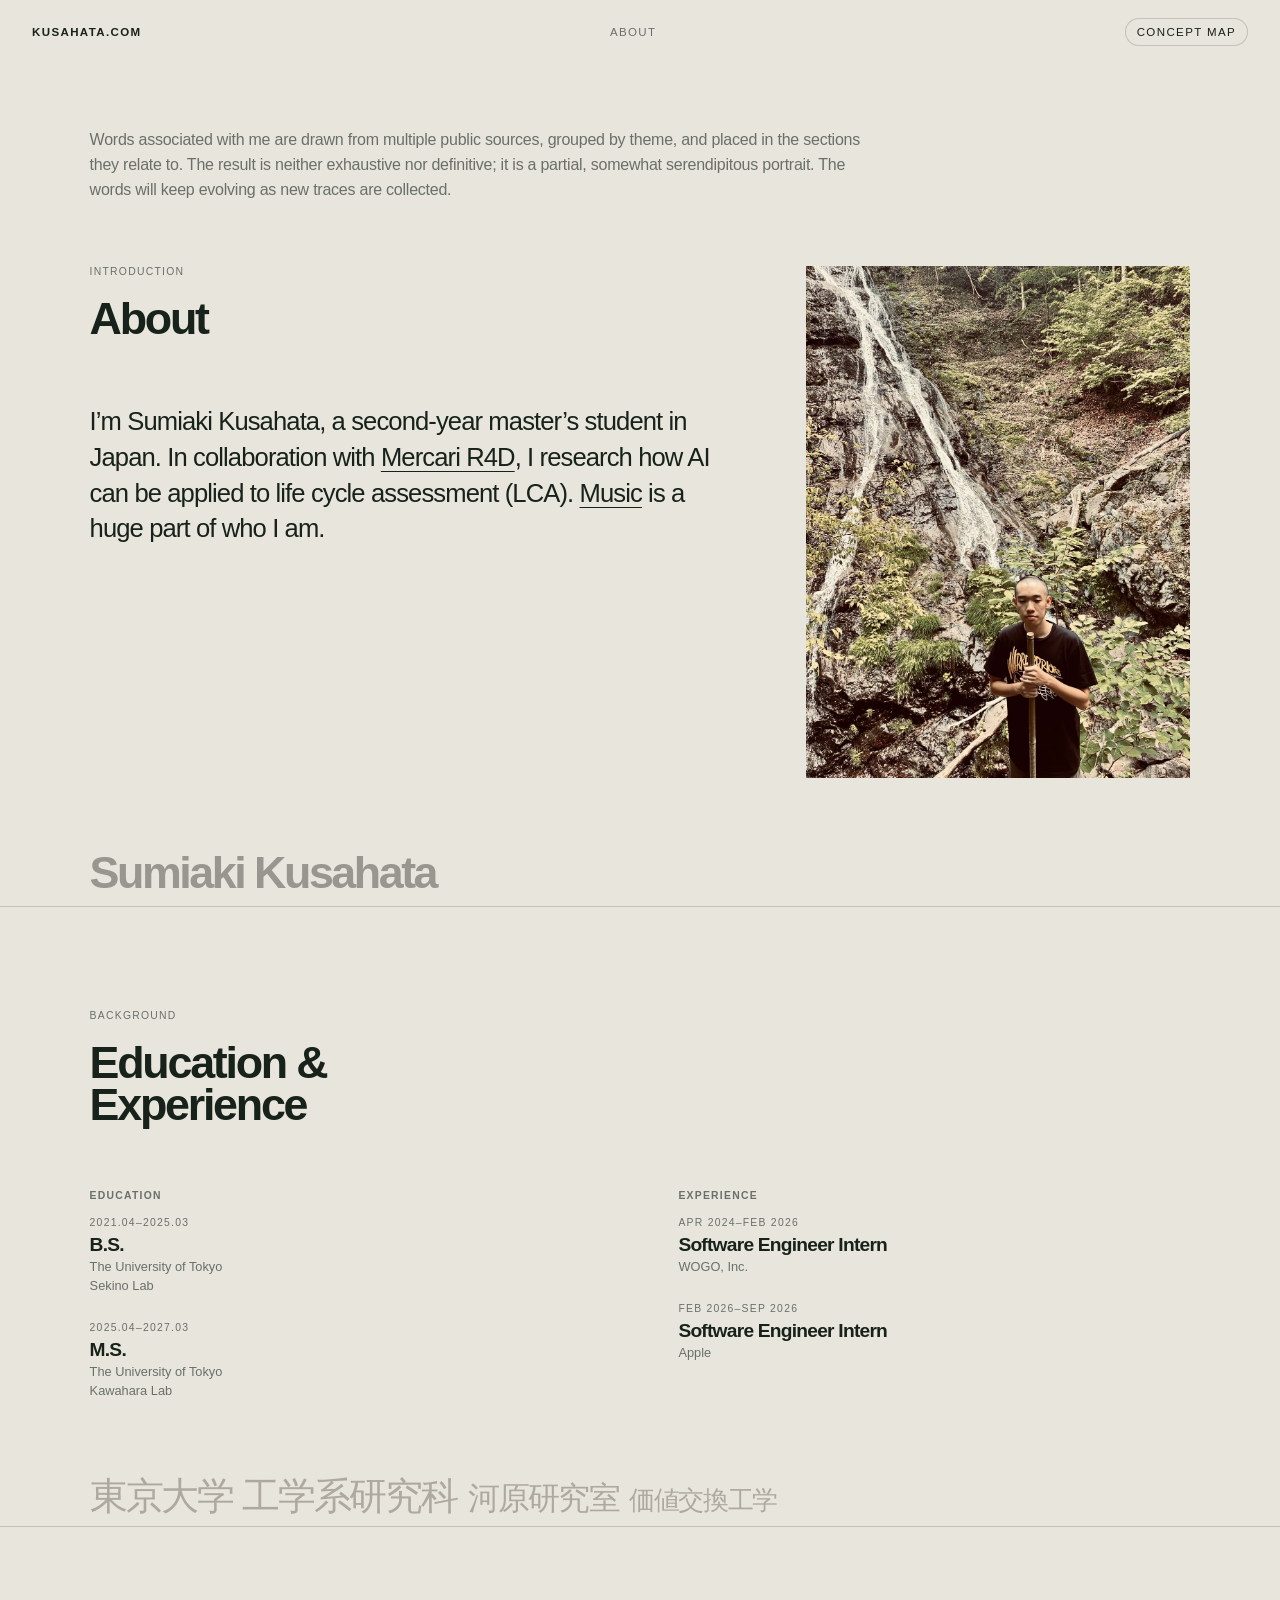
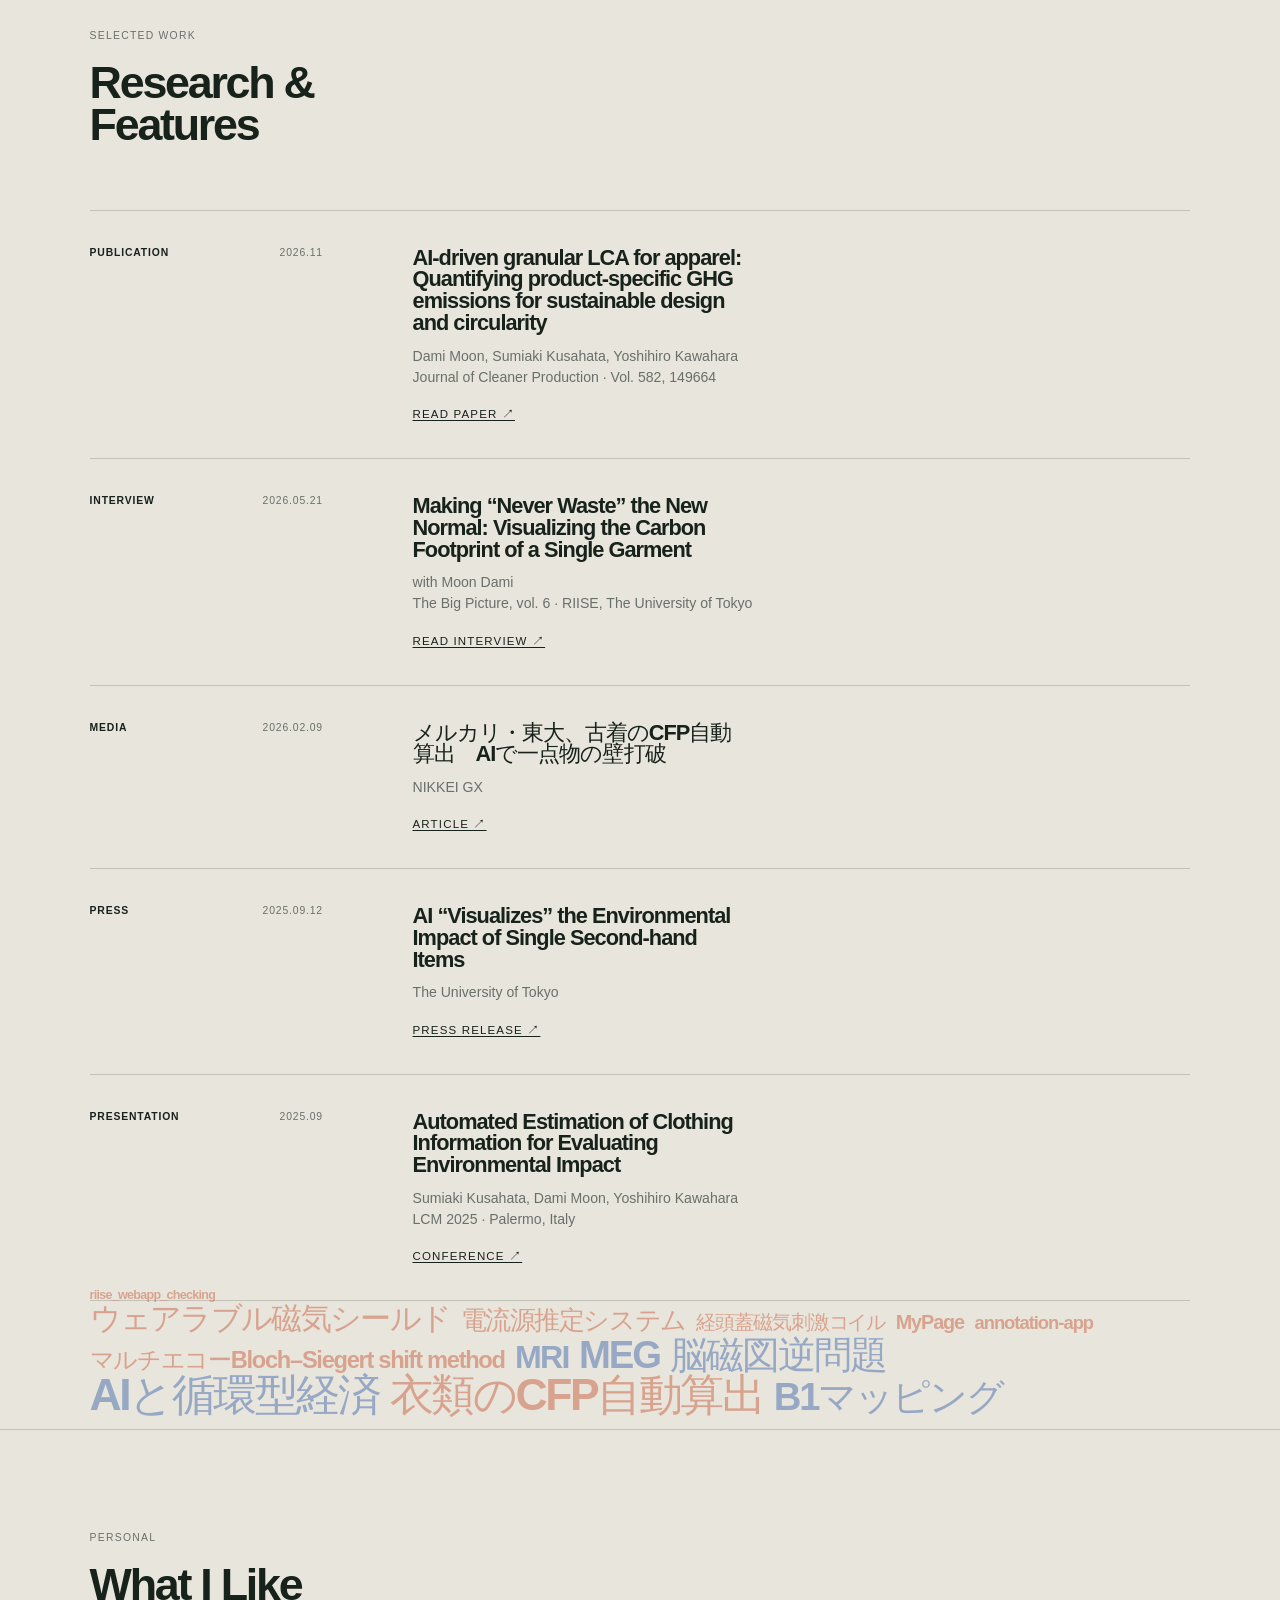
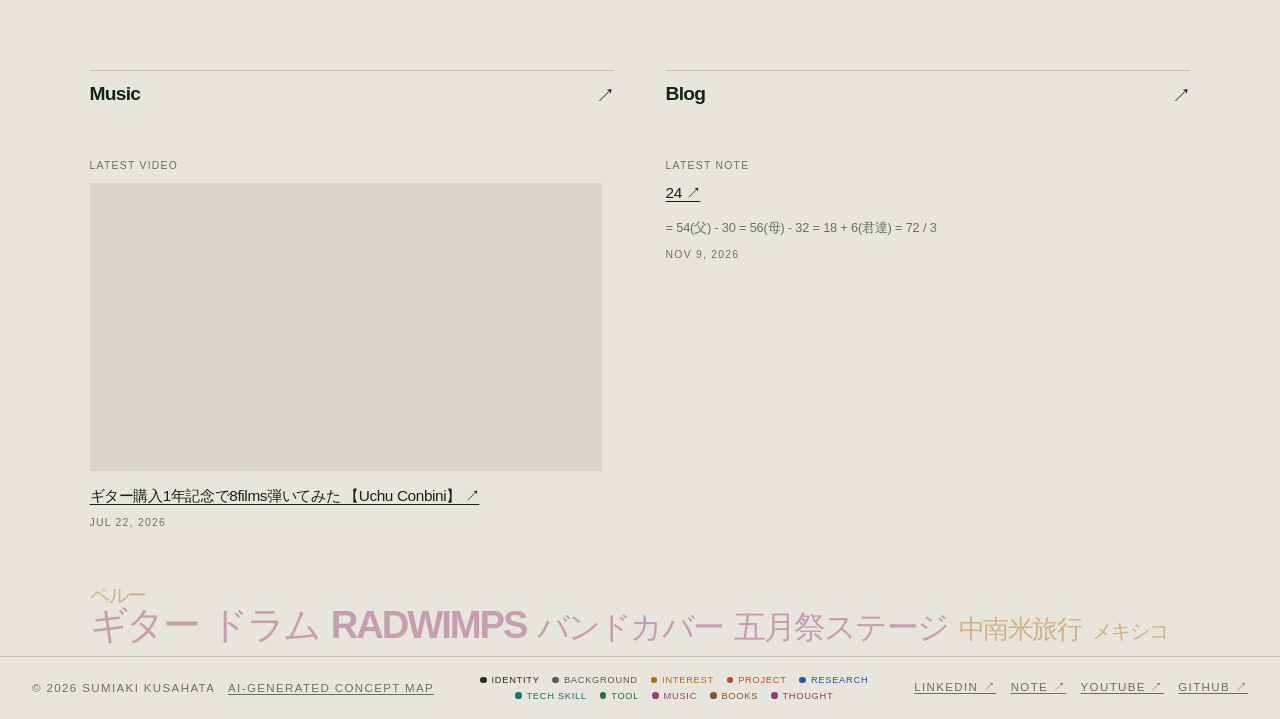
<file: index.html>
<!doctype html>
<html lang="ja">
  <head>
    <meta charset="utf-8">
    <meta name="viewport" content="width=device-width, initial-scale=1">
    <meta
      name="description"
      content="Sumiaki Kusahataのプロフィール、経歴、研究、関心を紹介するポートフォリオ。"
    >
    <title>Sumiaki Kusahata — kusahata.com</title>
    <link rel="icon" href="/favicon.ico" type="image/x-icon">
    <link rel="stylesheet" href="assets/styles.css">
  </head>
  <body class="home-page">
    <header class="site-header">
      <a class="site-name" href="/" aria-label="kusahata.com home">kusahata.com</a>
      <p class="site-note">about</p>
      <div class="header-actions">
        <a class="control-button" href="concepts.html">concept map</a>
      </div>
    </header>

    <main>
      <section class="about-section" aria-labelledby="about-title">
        <div class="section-concept-stack" aria-hidden="true">
          <!-- concept wordの置き場所 -->
          <div class="section-concept-words" data-concept-categories="identity"></div>
        </div>
        <p class="concept-method-note">
          Words associated with me are drawn from multiple public sources, grouped by theme,
          and placed in the sections they relate to. The result is neither exhaustive nor
          definitive; it is a partial, somewhat serendipitous portrait. The words will keep
          evolving as new traces are collected.
        </p>
        <div class="about-layout">
          <div class="about-text">
            <p class="section-label">introduction</p>
            <h2 id="about-title">About</h2>

            <div class="about-copy">
              <p>
                I’m Sumiaki Kusahata, a second-year master’s student in Japan. In collaboration with
                <a href="https://r4d.mercari.com/en/">Mercari R4D</a>, I research how AI can be applied
                to life cycle assessment (LCA). <a href="https://www.youtube.com/@sumihosdrums">Music</a> is a huge part of
                who I am.
              </p>
            </div>
          </div>

          <figure class="about-photo">
            <img
              src="assets/photo/my_photo.jpg"
              alt="Sumiaki Kusahata standing in front of a waterfall"
              width="1108"
              height="1477"
            >
          </figure>
        </div>
      </section>

      <section class="history-section" aria-labelledby="history-title">
        <div class="section-concept-stack" aria-hidden="true">
          <div class="section-concept-words" data-concept-categories="background"></div>
        </div>
        <p class="section-label">background</p>
        <h2 id="history-title">Education &amp; Experience</h2>

        <div class="history-groups">
          <section class="history-group" aria-labelledby="education-title">
            <h3 id="education-title">Education</h3>
            <ol class="history-list">
              <li>
                <p class="history-date">2021.04–2025.03</p>
                <p class="history-role">B.S.</p>
                <p class="history-place">The University of Tokyo</p>
                <p class="history-lab">Sekino Lab</p>
              </li>
              <li>
                <p class="history-date">2025.04–2027.03</p>
                <p class="history-role">M.S.</p>
                <p class="history-place">The University of Tokyo</p>
                <p class="history-lab">Kawahara Lab</p>
              </li>
            </ol>
          </section>

          <section class="history-group" aria-labelledby="experience-title">
            <h3 id="experience-title">Experience</h3>
            <ol class="history-list">
              <li>
                <p class="history-date">Apr 2024–Feb 2026</p>
                <p class="history-role">Software Engineer Intern</p>
                <p class="history-place">WOGO, Inc.</p>
              </li>
              <li>
                <p class="history-date">Feb 2026–Sep 2026</p>
                <p class="history-role">Software Engineer Intern</p>
                <p class="history-place">Apple</p>
              </li>
            </ol>
          </section>
        </div>
      </section>

      <section class="features-section" aria-labelledby="features-title">
        <div class="section-concept-stack" aria-hidden="true">
          <div class="section-concept-words" data-concept-categories="research project"></div>
        </div>
        <p class="section-label">selected work</p>
        <h2 id="features-title">Research &amp; Features</h2>

        <ol class="feature-list">
          <li class="feature-item">
            <div class="feature-meta">
              <p class="feature-type">Publication</p>
              <p>2026.11</p>
            </div>
            <article>
              <h3>AI-driven granular LCA for apparel: Quantifying product-specific GHG emissions for sustainable design and circularity</h3>
              <p class="feature-byline">Dami Moon, Sumiaki Kusahata, Yoshihiro Kawahara</p>
              <p class="feature-context">Journal of Cleaner Production · Vol. 582, 149664</p>
              <a href="https://www.sciencedirect.com/science/article/pii/S0959652626022067">Read Paper ↗</a>
            </article>
          </li>

          <li class="feature-item">
            <div class="feature-meta">
              <p class="feature-type">Interview</p>
              <p>2026.05.21</p>
            </div>
            <article>
              <h3>Making “Never Waste” the New Normal: Visualizing the Carbon Footprint of a Single Garment</h3>
              <p class="feature-byline">with Moon Dami</p>
              <p class="feature-context">The Big Picture, vol. 6 · RIISE, The University of Tokyo</p>
              <a href="https://www.riise.u-tokyo.ac.jp/news/bigpicture_moon_kusahata_en">Read Interview ↗</a>
            </article>
          </li>

          <li class="feature-item">
            <div class="feature-meta">
              <p class="feature-type">Media</p>
              <p>2026.02.09</p>
            </div>
            <article lang="ja">
              <h3>メルカリ・東大、古着のCFP自動算出　AIで一点物の壁打破</h3>
              <p class="feature-context">NIKKEI GX</p>
              <a href="https://www.nikkei.com/prime/gx/article/DGXZQOUC10BUS0Q5A211C2000000">Article ↗</a>
            </article>
          </li>

          <li class="feature-item">
            <div class="feature-meta">
              <p class="feature-type">Press</p>
              <p>2025.09.12</p>
            </div>
            <article>
              <h3>AI “Visualizes” the Environmental Impact of Single Second-hand Items</h3>
              <p class="feature-context">The University of Tokyo</p>
              <a href="https://www.t.u-tokyo.ac.jp/en/press/pr2025-09-12-001">Press Release ↗</a>
            </article>
          </li>

          <li class="feature-item">
            <div class="feature-meta">
              <p class="feature-type">Presentation</p>
              <p>2025.09</p>
            </div>
            <article>
              <h3>Automated Estimation of Clothing Information for Evaluating Environmental Impact</h3>
              <p class="feature-byline">Sumiaki Kusahata, Dami Moon, Yoshihiro Kawahara</p>
              <p class="feature-context">LCM 2025 · Palermo, Italy</p>
              <a href="https://www.lcm2025.org/">Conference ↗</a>
            </article>
          </li>
        </ol>
      </section>

      <section class="likes-section" aria-labelledby="likes-title">
        <div class="section-concept-stack" aria-hidden="true">
          <div class="section-concept-words" data-concept-categories="music books interest"></div>
        </div>
        <p class="section-label">personal</p>
        <h2 id="likes-title">What I Like</h2>

        <ul class="likes-list">
          <li>
            <a class="likes-link" href="https://www.youtube.com/@sumihosdrums" rel="me">
              <span>Music</span>
              <span aria-hidden="true">↗</span>
            </a>
            <div class="latest-video" aria-live="polite">
              <p>Latest video</p>
              <div id="latest-video-player" class="latest-video-player"></div>
              <a id="latest-video-link" href="https://www.youtube.com/@sumihosdrums">
                Watch the latest video on YouTube ↗
              </a>
              <time id="latest-video-date"></time>
            </div>
          </li>
          <li>
            <a class="likes-link" href="https://note.com/chenchuchu" rel="me">
              <span>Blog</span>
              <span aria-hidden="true">↗</span>
            </a>
            <div class="latest-note" aria-live="polite">
              <p>Latest note</p>
              <!-- hrefとtextContentはJavaScriptで置き換えられる -->
              <a id="latest-note-link" href="https://note.com/chenchuchu">
                Read the latest article on note ↗
              </a>
              <p id="latest-note-excerpt" class="latest-note-excerpt" hidden></p>
              <time id="latest-note-date"></time>
            </div>
          </li>
        </ul>
      </section>
    </main>

    <footer class="site-footer">
      <div class="footer-meta">
        <p>© 2026 <span class="copyright-name">Sumiaki Kusahata</span></p>
        <p id="concept-count"><a href="concepts.html">AI-generated concept map</a></p>
      </div>
      <ul class="category-legend" aria-label="色とジャンルの対応">
        <li class="legend-item" data-category="identity">identity</li>
        <li class="legend-item" data-category="background">background</li>
        <li class="legend-item" data-category="interest">interest</li>
        <li class="legend-item" data-category="project">project</li>
        <li class="legend-item" data-category="research">research</li>
        <li class="legend-item" data-category="tech-skill">tech skill</li>
        <li class="legend-item" data-category="tool">tool</li>
        <li class="legend-item" data-category="music">music</li>
        <li class="legend-item" data-category="books">books</li>
        <li class="legend-item" data-category="thought">thought</li>
      </ul>
      <nav class="social-links" aria-label="外部リンク">
        <a href="https://www.linkedin.com/in/sumiaki-kusahata-b43729381" rel="me">LinkedIn ↗</a>
        <a href="https://note.com/chenchuchu" rel="me">note ↗</a>
        <a href="https://www.youtube.com/@sumihosdrums" rel="me">YouTube ↗</a>
        <a href="https://github.com/sumichann" rel="me">GitHub ↗</a>
      </nav>
    </footer>

    <noscript>このページの表示にはJavaScriptが必要です。</noscript>
    <script type="module" src="assets/js/pages/home-page.js"></script>
  </body>
</html>
</file>
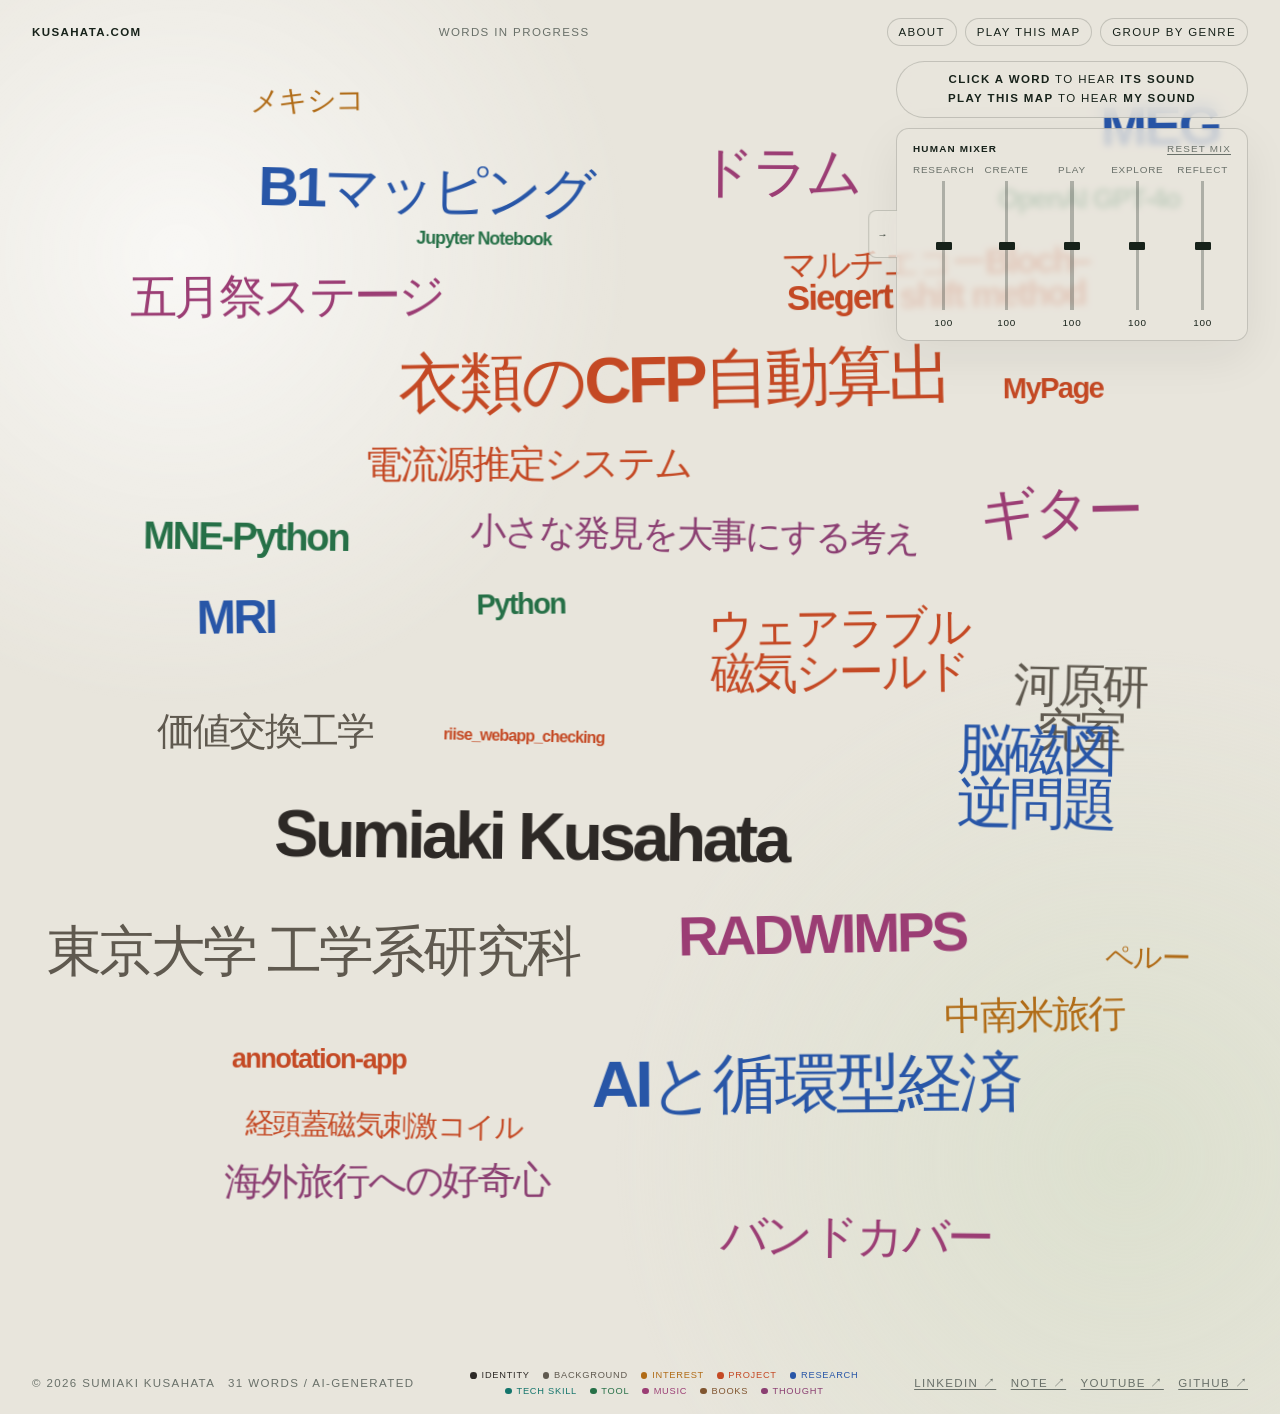
<file: concepts.html>
<!doctype html>
<html lang="ja">
  <head>
    <meta charset="utf-8">
    <meta name="viewport" content="width=device-width, initial-scale=1">
    <meta
      name="description"
      content="公開された痕跡からAIが抽出した、kusahataを構成する言葉。"
    >
    <title>concept map — kusahata</title>
    <link rel="icon" href="/favicon.ico" type="image/x-icon">
    <link rel="stylesheet" href="assets/styles.css">
  </head>
  <body class="concepts-page">
    <header class="site-header">
      <a class="site-name" href="/" aria-label="kusahata.com home">kusahata.com</a>
      <p class="site-note">words in progress</p>
      <div class="header-actions">
        <a class="control-button" href="/">about</a>
        <button
          id="map-playback-toggle"
          class="control-button"
          type="button"
          aria-pressed="false"
          disabled
        >play this map</button>
        <button
          id="layout-toggle"
          class="control-button"
          type="button"
          aria-pressed="false"
          disabled
        >group by genre</button>
      </div>
    </header>

    <section id="guide" class="concept-guide" aria-label="Guide">
      <p><strong>Click a word</strong> to hear <strong>its sound</strong></p>
      <p><strong>PLAY THIS MAP</strong> to hear <strong>my sound</strong></p>
    </section>

    <div id="tap-hint" class="tap-hint" aria-hidden="true">
      <span class="tap-hint-ring"></span>
      <span class="tap-hint-hand">👆</span>
    </div>

    <section
      id="human-mixer"
      class="mixer-panel"
      aria-label="human mixer"
    >
      <div class="mixer-heading">
        <p class="mixer-label">human mixer</p>
        <button
          id="mixer-toggle"
          class="mixer-drawer-toggle"
          type="button"
          aria-controls="human-mixer"
          aria-expanded="false"
        >
          <span>human mixer</span>
          <span id="mixer-toggle-icon" aria-hidden="true">↑</span>
        </button>
        <button id="mixer-reset" class="mixer-reset" type="button">reset mix</button>
      </div>
      <div class="mixer-channels">
        <label class="mixer-channel">
          <span>research</span>
          <input data-mix-axis="research" type="range" min="0" max="200" value="100">
          <output>100</output>
        </label>
        <label class="mixer-channel">
          <span>create</span>
          <input data-mix-axis="create" type="range" min="0" max="200" value="100">
          <output>100</output>
        </label>
        <label class="mixer-channel">
          <span>play</span>
          <input data-mix-axis="play" type="range" min="0" max="200" value="100">
          <output>100</output>
        </label>
        <label class="mixer-channel">
          <span>explore</span>
          <input data-mix-axis="explore" type="range" min="0" max="200" value="100">
          <output>100</output>
        </label>
        <label class="mixer-channel">
          <span>reflect</span>
          <input data-mix-axis="reflect" type="range" min="0" max="200" value="100">
          <output>100</output>
        </label>
      </div>
    </section>

    <main>
      <section
        id="concept-field"
        class="concept-field"
        aria-label="kusahataを構成する言葉"
        aria-busy="true"
      >
        <p class="loading">collecting traces...</p>
      </section>
    </main>

    <footer class="site-footer">
      <div class="footer-meta">
        <p>© 2026 <span class="copyright-name">Sumiaki Kusahata</span></p>
        <p id="concept-count">AI-generated concept map</p>
      </div>
      <ul class="category-legend" aria-label="色とジャンルの対応">
        <li class="legend-item" data-category="identity">identity</li>
        <li class="legend-item" data-category="background">background</li>
        <li class="legend-item" data-category="interest">interest</li>
        <li class="legend-item" data-category="project">project</li>
        <li class="legend-item" data-category="research">research</li>
        <li class="legend-item" data-category="tech-skill">tech skill</li>
        <li class="legend-item" data-category="tool">tool</li>
        <li class="legend-item" data-category="music">music</li>
        <li class="legend-item" data-category="books">books</li>
        <li class="legend-item" data-category="thought">thought</li>
      </ul>
      <nav class="social-links" aria-label="外部リンク">
        <a href="https://www.linkedin.com/in/sumiaki-kusahata-b43729381" rel="me">LinkedIn ↗</a>
        <a href="https://note.com/chenchuchu" rel="me">note ↗</a>
        <a href="https://www.youtube.com/@sumihosdrums" rel="me">YouTube ↗</a>
        <a href="https://github.com/sumichann" rel="me">GitHub ↗</a>
      </nav>
    </footer>

    <noscript>このページの表示にはJavaScriptが必要です。</noscript>
    <script type="module" src="assets/js/pages/concepts-page.js"></script>
  </body>
</html>
</file>
<file: assets/styles.css>
:root {
  color-scheme: light;
  font-family: "Helvetica Neue", "Hiragino Sans", "Yu Gothic", sans-serif;
  font-synthesis: none;
  --paper: #e8e5dc;
  --ink: #17221a;
  --muted: #697069;
  --line: rgb(23 34 26 / 18%);
  --panel: rgb(232 229 220 / 82%);
}

* {
  box-sizing: border-box;
}

html {
  background: var(--paper);
}

body {
  min-width: 20rem;
  min-height: 100vh;
  min-height: 100svh;
  margin: 0;
  overflow-x: hidden;
  background:
    radial-gradient(circle at 14% 18%, rgb(255 255 255 / 72%), transparent 28rem),
    radial-gradient(circle at 88% 82%, rgb(210 220 195 / 52%), transparent 32rem),
    var(--paper);
  color: var(--ink);
}

html.map-playing,
html.concept-playing,
html.tap-demonstrating,
.concepts-page.map-playing,
.concepts-page.concept-playing,
.concepts-page.tap-demonstrating {
  background: #000;
}

.concepts-page.map-playing,
.concepts-page.concept-playing,
.concepts-page.tap-demonstrating {
  color: var(--paper);
}

.concepts-page.map-playing .site-note,
.concepts-page.concept-playing .site-note,
.concepts-page.tap-demonstrating .site-note {
  color: currentColor;
  opacity: 0.65;
}

.concepts-page.map-playing .concept,
.concepts-page.concept-playing .concept,
.concepts-page.tap-demonstrating .concept {
  opacity: 0.18;
  filter: saturate(0.65);
  transition-delay: 0ms;
}

.concepts-page.map-playing .concept[data-map-playing="true"],
.concepts-page.concept-playing .concept[data-playing="true"],
.concepts-page.tap-demonstrating .concept[data-tap-target="true"] {
  opacity: 1;
  filter: brightness(1.65) saturate(1.2);
}

a {
  color: inherit;
  text-decoration-thickness: 1px;
  text-underline-offset: 0.2em;
}

.site-header,
.site-footer {
  z-index: 3;
  display: flex;
  align-items: center;
  justify-content: space-between;
  padding-inline: clamp(1rem, 2.5vw, 2.5rem);
  font-size: 0.72rem;
  letter-spacing: 0.12em;
  text-transform: uppercase;
}

.site-header {
  position: fixed;
  top: 0;
  right: 0;
  left: 0;
  padding-top: 1.15rem;
}

.header-actions {
  display: flex;
  gap: 0.5rem;
}

.control-button {
  display: inline-flex;
  align-items: center;
  justify-content: center;
  padding: 0.42rem 0.68rem;
  border: 1px solid var(--line);
  border-radius: 999px;
  background: var(--panel);
  color: var(--ink);
  font: inherit;
  letter-spacing: inherit;
  text-transform: inherit;
  text-decoration: none;
  cursor: pointer;
  backdrop-filter: blur(0.5rem);
}

.control-button[aria-pressed="true"],
.control-button[aria-expanded="true"] {
  background: var(--ink);
  color: var(--paper);
}

@media (hover: hover) {
  .control-button:hover:not(:disabled) {
    background: var(--ink);
    color: var(--paper);
  }
}

.control-button:focus-visible,
.mixer-drawer-toggle:focus-visible,
.mixer-reset:focus-visible,
.mixer-channel input:focus-visible {
  outline: 2px solid var(--ink);
  outline-offset: 3px;
}

.control-button:disabled {
  cursor: wait;
  opacity: 0.45;
}

.concept-guide {
  position: fixed;
  z-index: 4;
  top: 3.8rem;
  right: clamp(1rem, 2.5vw, 2.5rem);
  display: grid;
  justify-items: center;
  gap: 0.2rem;
  width: min(22rem, calc(100vw - 2rem));
  padding: 0.65rem 0.85rem;
  border: 1px solid var(--line);
  border-radius: 999px;
  background: var(--panel);
  color: var(--ink);
  font-size: 0.72rem;
  line-height: 1.35;
  letter-spacing: 0.12em;
  text-align: center;
  text-transform: uppercase;
  backdrop-filter: blur(0.5rem);
  pointer-events: none;
  transition:
    opacity 180ms ease,
    visibility 0s;
}

.concepts-page.map-playing .concept-guide {
  opacity: 0;
  visibility: hidden;
  transition:
    opacity 180ms ease,
    visibility 0s 180ms;
}

.concept-guide p {
  margin: 0;
}

.concept-guide strong {
  font-weight: 700;
}

.tap-hint {
  position: fixed;
  z-index: 6;
  top: var(--tap-y, 50%);
  left: var(--tap-x, 50%);
  width: 0;
  height: 0;
  visibility: hidden;
  pointer-events: none;
}

.tap-hint[data-active="true"] {
  visibility: visible;
}

.tap-hint-hand {
  position: absolute;
  top: 0;
  left: -2rem;
  width: 4rem;
  font-size: 4rem;
  line-height: 1;
  text-align: center;
  filter: drop-shadow(0 0.2rem 0.2rem rgb(0 0 0 / 20%));
}

.tap-hint[data-active="true"] .tap-hint-hand {
  animation: tap-hint-hand 5.2s cubic-bezier(0.22, 1, 0.36, 1) both;
}

.tap-hint-ring {
  position: absolute;
  top: 0;
  left: 0;
  width: 3.6rem;
  height: 3.6rem;
  border: 2px solid var(--ink);
  border-radius: 50%;
  opacity: 0;
  transform: translate(-50%, -50%) scale(0.25);
}

.tap-hint[data-active="true"] .tap-hint-ring {
  animation: tap-hint-ring 5.2s ease-out both;
}

.concepts-page.tap-demonstrating .tap-hint-ring {
  border-color: var(--paper);
}

@keyframes tap-hint-hand {
  0%,
  12% {
    opacity: 0;
    transform: translate(4.5rem, 5.5rem) rotate(-16deg);
  }

  28% {
    opacity: 1;
  }

  55% {
    opacity: 1;
    transform: translate(0, 0) rotate(0deg) scale(1);
  }

  63% {
    opacity: 1;
    transform: translate(0, 0) rotate(0deg) scale(0.82);
  }

  72% {
    opacity: 1;
    transform: translate(0, 0) rotate(0deg) scale(1);
  }

  100% {
    opacity: 0;
    transform: translate(0, 0) rotate(0deg) scale(1);
  }
}

@keyframes tap-hint-ring {
  0%,
  60% {
    opacity: 0;
    transform: translate(-50%, -50%) scale(0.25);
  }

  64% {
    opacity: 0.65;
  }

  82%,
  100% {
    opacity: 0;
    transform: translate(-50%, -50%) scale(1.15);
  }
}

.mixer-panel {
  position: fixed;
  z-index: 4;
  top: 8rem;
  right: clamp(1rem, 2.5vw, 2.5rem);
  width: min(22rem, calc(100vw - 2rem));
  padding: 0.85rem 1rem 1rem;
  border: 1px solid var(--line);
  border-radius: 0.8rem;
  background: var(--panel);
  box-shadow: 0 1rem 3rem rgb(23 34 26 / 7%);
  backdrop-filter: blur(0.2rem);
}

.mixer-heading,
.mixer-channel {
  display: grid;
  align-items: center;
}

.mixer-heading {
  grid-template-columns: 1fr auto;
  margin-bottom: 0.65rem;
  font-size: 0.62rem;
  letter-spacing: 0.12em;
  text-transform: uppercase;
}

.mixer-heading p {
  margin: 0;
  font-weight: 700;
}

.mixer-drawer-toggle {
  display: none;
}

.mixer-reset {
  padding: 0;
  border: 0;
  background: transparent;
  color: var(--muted);
  font: inherit;
  letter-spacing: inherit;
  text-decoration: underline;
  text-underline-offset: 0.2em;
  text-transform: inherit;
  cursor: pointer;
}

.mixer-channels {
  display: grid;
  grid-template-columns: repeat(5, minmax(0, 1fr));
  gap: 0.55rem;
  height: 10rem;
}

.mixer-channel {
  grid-template-rows: auto 1fr auto;
  justify-items: center;
  gap: 0.4rem;
  color: var(--muted);
  font-size: 0.62rem;
  letter-spacing: 0.08em;
  text-transform: uppercase;
}

.mixer-channel input {
  appearance: none;
  width: 1rem;
  height: 100%;
  margin: 0;
  background: transparent;
  cursor: ns-resize;
  direction: rtl;
  writing-mode: vertical-lr;
}

.mixer-channel input::-webkit-slider-runnable-track {
  width: 0.2rem;
  height: 100%;
  border-radius: 0;
  background: rgb(23 34 26 / 28%);
}

.mixer-channel input::-webkit-slider-thumb {
  appearance: none;
  width: 1rem;
  height: 0.5rem;
  margin-left: -0.4rem;
  border: 0;
  border-radius: 0.08rem;
  background: var(--ink);
}

.mixer-channel input::-moz-range-track {
  width: 0.2rem;
  height: 100%;
  border-radius: 0;
  background: rgb(23 34 26 / 28%);
}

.mixer-channel input::-moz-range-thumb {
  width: 1rem;
  height: 0.5rem;
  border: 0;
  border-radius: 0.08rem;
  background: var(--ink);
}

.mixer-channel output {
  color: var(--ink);
  font-variant-numeric: tabular-nums;
  text-align: center;
}

@media (min-width: 44.01rem) {
  .mixer-panel {
    overflow: visible;
    transition: transform 320ms cubic-bezier(0.22, 1, 0.36, 1);
  }

  .mixer-label {
    display: block;
  }

  .mixer-drawer-toggle {
    display: flex;
    position: absolute;
    top: 50%;
    left: 0;
    align-items: center;
    justify-content: center;
    width: 1.8rem;
    height: 3rem;
    padding: 0;
    border: 1px solid var(--line);
    border-right: 0;
    border-radius: 0.5rem 0 0 0.5rem;
    background: var(--panel);
    color: var(--ink);
    font: inherit;
    font-weight: 700;
    letter-spacing: inherit;
    text-transform: inherit;
    transform: translate(-100%, -50%);
    cursor: pointer;
    backdrop-filter: blur(0.5rem);
  }

  .mixer-drawer-toggle span:first-child {
    display: none;
  }

  .mixer-panel[data-open="false"] {
    transform: translateX(calc(100% + clamp(1rem, 2.5vw, 2.5rem)));
  }
}

.site-footer {
  position: relative;
  display: grid;
  grid-template-columns: 1fr auto 1fr;
  gap: 1rem;
  padding-top: 1.15rem;
  padding-bottom: 1.15rem;
  color: var(--muted);
}

.footer-meta {
  display: flex;
  gap: 0.8rem;
  align-items: center;
  white-space: nowrap;
}

.social-links {
  display: flex;
  gap: 0.9rem;
  justify-self: end;
  white-space: nowrap;
}

.site-header p,
.site-footer p {
  margin: 0;
}

.site-name {
  font-weight: 700;
  text-decoration: none;
}

.site-note {
  color: var(--muted);
}

.concept-field {
  position: relative;
  z-index: 2;
  height: 100vh;
  height: 100svh;
  min-height: 100vh;
  min-height: 100svh;
  overflow: visible;
  isolation: isolate;
}

.concept {
  position: absolute;
  top: 50%;
  left: 50%;
  max-width: min(92vw, 26ch);
  margin: 0;
  color: var(--concept-color, var(--ink));
  font-size: var(--concept-size, 2rem);
  font-weight: var(--concept-weight, 600);
  line-height: 0.96;
  letter-spacing: -0.055em;
  overflow-wrap: anywhere;
  text-align: center;
  text-wrap: balance;
  opacity: 0;
  transform: translate(-50%, -50%) rotate(var(--concept-tilt, 0deg));
  transition:
    top 900ms cubic-bezier(0.22, 1, 0.36, 1),
    left 900ms cubic-bezier(0.22, 1, 0.36, 1),
    font-size 220ms ease,
    opacity 450ms ease,
    transform 900ms cubic-bezier(0.22, 1, 0.36, 1);
  transition-delay: var(--concept-delay, 0ms);
  will-change: top, left, transform;
}

.concept[data-positioned="true"] {
  opacity: var(--concept-opacity, 1);
}

.concept[data-sound] {
  appearance: none;
  padding: 0;
  border: 0;
  background: transparent;
  font-family: inherit;
  cursor: pointer;
}

.concept[data-sound]:focus-visible {
  border-radius: 0.15em;
  outline: 2px solid currentColor;
  outline-offset: 0.12em;
}

.concept-field[data-layout="cluster"] .concept {
  transform: translate(-50%, -50%) rotate(0deg);
}

.concept[data-category="project"],
.section-concept-word[data-category="project"],
.legend-item[data-category="project"] {
  --concept-color: #c44924;
}

.concept[data-category="identity"],
.section-concept-word[data-category="identity"],
.legend-item[data-category="identity"] {
  --concept-color: #2d2926;
}

.concept[data-category="background"],
.section-concept-word[data-category="background"],
.legend-item[data-category="background"] {
  --concept-color: #5f594f;
}

.concept[data-category="interest"],
.section-concept-word[data-category="interest"],
.legend-item[data-category="interest"] {
  --concept-color: #b06b16;
}

.concept[data-category="research"],
.section-concept-word[data-category="research"],
.legend-item[data-category="research"] {
  --concept-color: #2856a7;
}

.concept[data-category="tech-skill"],
.section-concept-word[data-category="tech-skill"],
.legend-item[data-category="tech-skill"] {
  --concept-color: #14756c;
}

.concept[data-category="tool"],
.section-concept-word[data-category="tool"],
.legend-item[data-category="tool"] {
  --concept-color: #267047;
}

.concept[data-category="music"],
.section-concept-word[data-category="music"],
.legend-item[data-category="music"] {
  --concept-color: #9b3d74;
}

.concept[data-category="books"],
.section-concept-word[data-category="books"],
.legend-item[data-category="books"] {
  --concept-color: #80552f;
}

.concept[data-category="thought"],
.section-concept-word[data-category="thought"],
.legend-item[data-category="thought"] {
  --concept-color: #8b3f72;
}

.about-section,
.history-section,
.features-section,
.likes-section {
  position: relative;
  z-index: 1;
  border-top: 1px solid var(--line);
  background: var(--paper);
}

.about-section,
.history-section {
  padding: clamp(5.5rem, 8vw, 7rem) clamp(1.5rem, 7vw, 7rem) clamp(6rem, 10vw, 8rem);
}

.about-section {
  min-height: clamp(22rem, 48svh, 34rem);
}

.home-page .about-section {
  padding-top: clamp(6.5rem, 10vw, 9rem);
  border-top: 0;
}

.about-layout {
  display: grid;
  grid-template-columns: minmax(0, 1fr) minmax(14rem, 24rem);
  gap: clamp(2.5rem, 7vw, 7rem);
  align-items: start;
}

.about-copy {
  max-width: 46rem;
  margin-top: clamp(2.5rem, 5vw, 4rem);
}

.about-copy p {
  margin: 0;
  font-size: clamp(1.1rem, 2vw, 1.75rem);
  line-height: 1.4;
  letter-spacing: -0.035em;
}

.about-photo {
  width: 100%;
  max-width: 24rem;
  margin: 0;
  justify-self: end;
}

.about-photo img {
  display: block;
  width: 100%;
  height: auto;
}

.concept-method-note {
  max-width: 50rem;
  margin: 0 0 clamp(2.5rem, 5vw, 4rem);
  color: var(--muted);
  font-size: clamp(0.95rem, 1.25vw, 1.15rem);
  line-height: 1.55;
  letter-spacing: -0.015em;
}

.section-concept-stack {
  position: absolute;
  right: clamp(1.5rem, 7vw, 7rem);
  bottom: 0;
  left: clamp(1.5rem, 7vw, 7rem);
  padding-bottom: 0.8rem;
  pointer-events: none;
}

.section-concept-words {
  display: flex;
  flex-wrap: wrap-reverse;
  gap: 0.2rem 0.65rem;
  align-items: baseline;
}

.section-concept-word {
  color: var(--concept-color, var(--ink));
  font-size: clamp(0.78rem, var(--section-concept-size, 1rem), 2.8rem);
  font-weight: var(--concept-weight, 600);
  line-height: 0.92;
  letter-spacing: -0.055em;
  opacity: 0.42;
  overflow-wrap: anywhere;
  text-wrap: balance;
}

.section-concept-words:empty {
  visibility: hidden;
}

.features-section,
.likes-section {
  padding: clamp(5.5rem, 8vw, 7rem) clamp(1.5rem, 7vw, 7rem) clamp(6rem, 10vw, 8rem);
}

.likes-section {
  min-height: clamp(28rem, 70svh, 44rem);
  border-bottom: 1px solid var(--line);
  margin-bottom: 0;
}

.likes-list {
  display: grid;
  grid-template-columns: repeat(2, minmax(0, 1fr));
  gap: clamp(1.5rem, 4vw, 4rem);
  margin: clamp(2.5rem, 5vw, 4rem) 0 0;
  padding: 0;
  list-style: none;
}

.likes-list li {
  padding-top: 0.75rem;
  border-top: 1px solid var(--line);
  font-size: clamp(1rem, 1.5vw, 1.4rem);
  font-weight: 600;
  letter-spacing: -0.04em;
}

.likes-link {
  display: flex;
  justify-content: space-between;
  gap: 1rem;
  text-decoration: none;
}

.likes-link:hover span:first-child,
.likes-link:focus-visible span:first-child {
  text-decoration: underline;
  text-decoration-thickness: 1px;
  text-underline-offset: 0.2em;
}

.latest-video,
.latest-note {
  max-width: 32rem;
  margin-top: clamp(2rem, 4vw, 3.5rem);
}

.latest-video > p,
.latest-note > p:first-child,
.latest-video time,
.latest-note time {
  color: var(--muted);
  font-size: 0.65rem;
  font-weight: 400;
  letter-spacing: 0.12em;
  text-transform: uppercase;
}

.latest-video > p,
.latest-note > p:first-child {
  margin: 0 0 0.75rem;
}

.latest-video a,
.latest-note a {
  display: block;
  font-size: clamp(0.9rem, 1.2vw, 1.1rem);
  font-weight: 500;
  line-height: 1.35;
  letter-spacing: -0.025em;
}

.latest-video time,
.latest-note time {
  display: block;
  margin-top: 0.65rem;
}

.latest-note-excerpt {
  margin: 0.9rem 0 0;
  color: var(--muted);
  font-size: clamp(0.78rem, 1vw, 0.95rem);
  font-weight: 400;
  line-height: 1.6;
  letter-spacing: -0.015em;
}

.latest-video-player {
  width: 100%;
  margin-bottom: 0.9rem;
  overflow: hidden;
  aspect-ratio: 16 / 9;
  background: rgb(23 34 26 / 8%);
}

.latest-video-player:empty {
  display: none;
}

.latest-video-player iframe {
  display: block;
  width: 100%;
  height: 100%;
  border: 0;
}

.section-label,
.history-group h3,
.history-date {
  color: var(--muted);
  font-size: 0.65rem;
  letter-spacing: 0.12em;
  text-transform: uppercase;
}

.section-label {
  margin: 0 0 1.25rem;
}

.about-text > h2,
.history-section > h2,
.features-section > h2,
.likes-section > h2 {
  max-width: 16ch;
  margin: 0;
  font-weight: 650;
  line-height: 0.95;
  letter-spacing: -0.05em;
}

.about-text > h2,
.history-section > h2 {
  font-size: clamp(1.8rem, 3.5vw, 3.25rem);
}

.features-section > h2,
.likes-section > h2 {
  font-size: clamp(1.8rem, 3.5vw, 3.25rem);
}

.history-groups {
  display: grid;
  grid-template-columns: repeat(2, minmax(0, 1fr));
  gap: clamp(2.5rem, 6vw, 6rem);
  margin-top: clamp(2.5rem, 5vw, 4rem);
}

.history-group h3 {
  margin: 0 0 1rem;
  font-weight: 600;
}

.history-list {
  display: grid;
  gap: 1.8rem;
  margin: 0;
  padding: 0;
  list-style: none;
}

.history-list p {
  margin: 0;
}

.history-date {
  margin-bottom: 0.45rem !important;
}

.history-role {
  font-size: clamp(1rem, 1.5vw, 1.4rem);
  font-weight: 600;
  line-height: 1.05;
  letter-spacing: -0.04em;
}

.history-place,
.history-lab {
  margin-top: 0.25rem !important;
  color: var(--muted);
  font-size: clamp(0.8rem, 1vw, 1rem);
}

.feature-list {
  margin: clamp(2.5rem, 5vw, 4rem) 0 0;
  padding: 0;
  border-bottom: 1px solid var(--line);
  list-style: none;
}

.feature-item {
  display: grid;
  grid-template-columns: minmax(8rem, 0.3fr) minmax(0, 1fr);
  gap: clamp(2rem, 7vw, 7rem);
  padding: clamp(1.5rem, 3vw, 2.25rem) 0;
  border-top: 1px solid var(--line);
}

.feature-meta p,
.feature-item article > p {
  margin: 0;
}

.feature-meta {
  display: flex;
  gap: 0.8rem;
  align-items: baseline;
  justify-content: space-between;
  color: var(--muted);
  font-size: 0.65rem;
  letter-spacing: 0.08em;
  text-transform: uppercase;
}

.feature-type {
  color: var(--ink);
  font-weight: 700;
}

.feature-item h3 {
  max-width: 28ch;
  margin: 0 0 0.75rem;
  font-size: clamp(1.1rem, 1.7vw, 1.65rem);
  font-weight: 600;
  line-height: 1;
  letter-spacing: -0.045em;
}

.feature-byline,
.feature-context {
  color: var(--muted);
  font-size: clamp(0.85rem, 1.1vw, 1rem);
  line-height: 1.5;
}

.feature-context {
  margin-bottom: 1rem !important;
}

.feature-item a {
  font-size: 0.72rem;
  letter-spacing: 0.1em;
  text-transform: uppercase;
}

.category-legend {
  display: flex;
  flex-wrap: wrap;
  justify-content: center;
  gap: 0.35rem 0.8rem;
  max-width: 42rem;
  margin: 0;
  padding: 0;
  list-style: none;
  font-size: 0.58rem;
  letter-spacing: 0.08em;
}

.legend-item {
  display: inline-flex;
  align-items: center;
  gap: 0.3rem;
  color: var(--concept-color, var(--ink));
  white-space: nowrap;
}

.legend-item::before {
  width: 0.42rem;
  height: 0.42rem;
  background: currentColor;
  border-radius: 50%;
  content: "";
}

.loading {
  position: absolute;
  top: 50%;
  left: 50%;
  margin: 0;
  color: var(--muted);
  font-size: clamp(1rem, 2vw, 1.5rem);
  transform: translate(-50%, -50%);
}

.error {
  color: #a32d1f;
}

noscript {
  position: fixed;
  inset: auto 1rem 1rem;
  padding: 0.75rem;
  background: var(--paper);
  border: 1px solid var(--line);
}

@media (max-width: 44rem) {
  .site-note {
    display: none;
  }

  .concept {
    max-width: 100%;
    font-size: var(--concept-size-mobile, 0.7rem);
    line-height: 1.02;
  }

  .section-concept-word {
    font-size: var(--section-concept-size-mobile, 0.7rem);
    line-height: 1.02;
  }

  .site-header {
    align-items: flex-start;
  }

  .header-actions {
    flex-direction: column;
    align-items: stretch;
  }

  .control-button {
    padding-block: 0.35rem;
  }

  .concept-guide {
    top: 8rem;
    right: 1rem;
    left: 1rem;
    width: auto;
    max-width: none;
  }

  .mixer-panel {
    top: auto;
    right: 1rem;
    bottom: calc(1rem + env(safe-area-inset-bottom));
    left: 1rem;
    width: auto;
    padding: 0.75rem 0.8rem;
  }

  .mixer-panel .mixer-heading {
    margin-bottom: 0;
  }

  .mixer-panel[data-open="true"] .mixer-heading {
    margin-bottom: 0.65rem;
  }

  .mixer-label {
    display: none;
  }

  .mixer-drawer-toggle {
    display: flex;
    align-items: center;
    justify-content: space-between;
    gap: 0.6rem;
    padding: 0;
    border: 0;
    background: transparent;
    color: var(--ink);
    font: inherit;
    font-weight: 700;
    letter-spacing: inherit;
    text-transform: inherit;
    cursor: pointer;
  }

  .mixer-channels {
    gap: 0.25rem;
    height: 8.5rem;
    max-height: 0;
    overflow: hidden;
    opacity: 0;
    visibility: hidden;
    transition:
      max-height 320ms cubic-bezier(0.22, 1, 0.36, 1),
      opacity 180ms ease,
      visibility 0s 320ms;
  }

  .mixer-panel[data-open="true"] .mixer-channels {
    max-height: 8.5rem;
    opacity: 1;
    visibility: visible;
    transition-delay: 0s;
  }

  .mixer-channel {
    font-size: 0.54rem;
  }

  .about-section,
  .history-section,
  .features-section,
  .likes-section {
    padding-top: 6rem;
  }

  .home-page .about-section {
    padding-top: 6.5rem;
  }

  .about-layout {
    grid-template-columns: 1fr;
    gap: 2.5rem;
  }

  .about-photo {
    width: min(100%, 22rem);
  }

  .section-concept-stack {
    right: 1.5rem;
  }

  .section-concept-words {
    gap: 0.18rem 0.45rem;
  }

  .history-groups {
    grid-template-columns: 1fr;
  }

  .likes-list {
    grid-template-columns: 1fr;
  }

  .feature-item {
    grid-template-columns: 1fr;
    gap: 1rem;
  }

  .feature-meta {
    justify-content: flex-start;
  }

  .site-footer {
    grid-template-columns: 1fr auto;
    row-gap: 0.8rem;
  }

  .footer-meta,
  .social-links {
    gap: 0.5rem;
    font-size: 0.58rem;
    letter-spacing: 0.06em;
  }

  .footer-meta #concept-count {
    display: none;
  }

  .copyright-name {
    display: none;
  }

  .category-legend {
    grid-column: 1 / -1;
    grid-row: 1;
    max-width: 28rem;
  }
}

@media (prefers-reduced-motion: reduce) {
  .concept,
  .mixer-panel,
  .mixer-channels {
    transition: none;
  }

  .tap-hint {
    display: none;
  }
}
</file>
